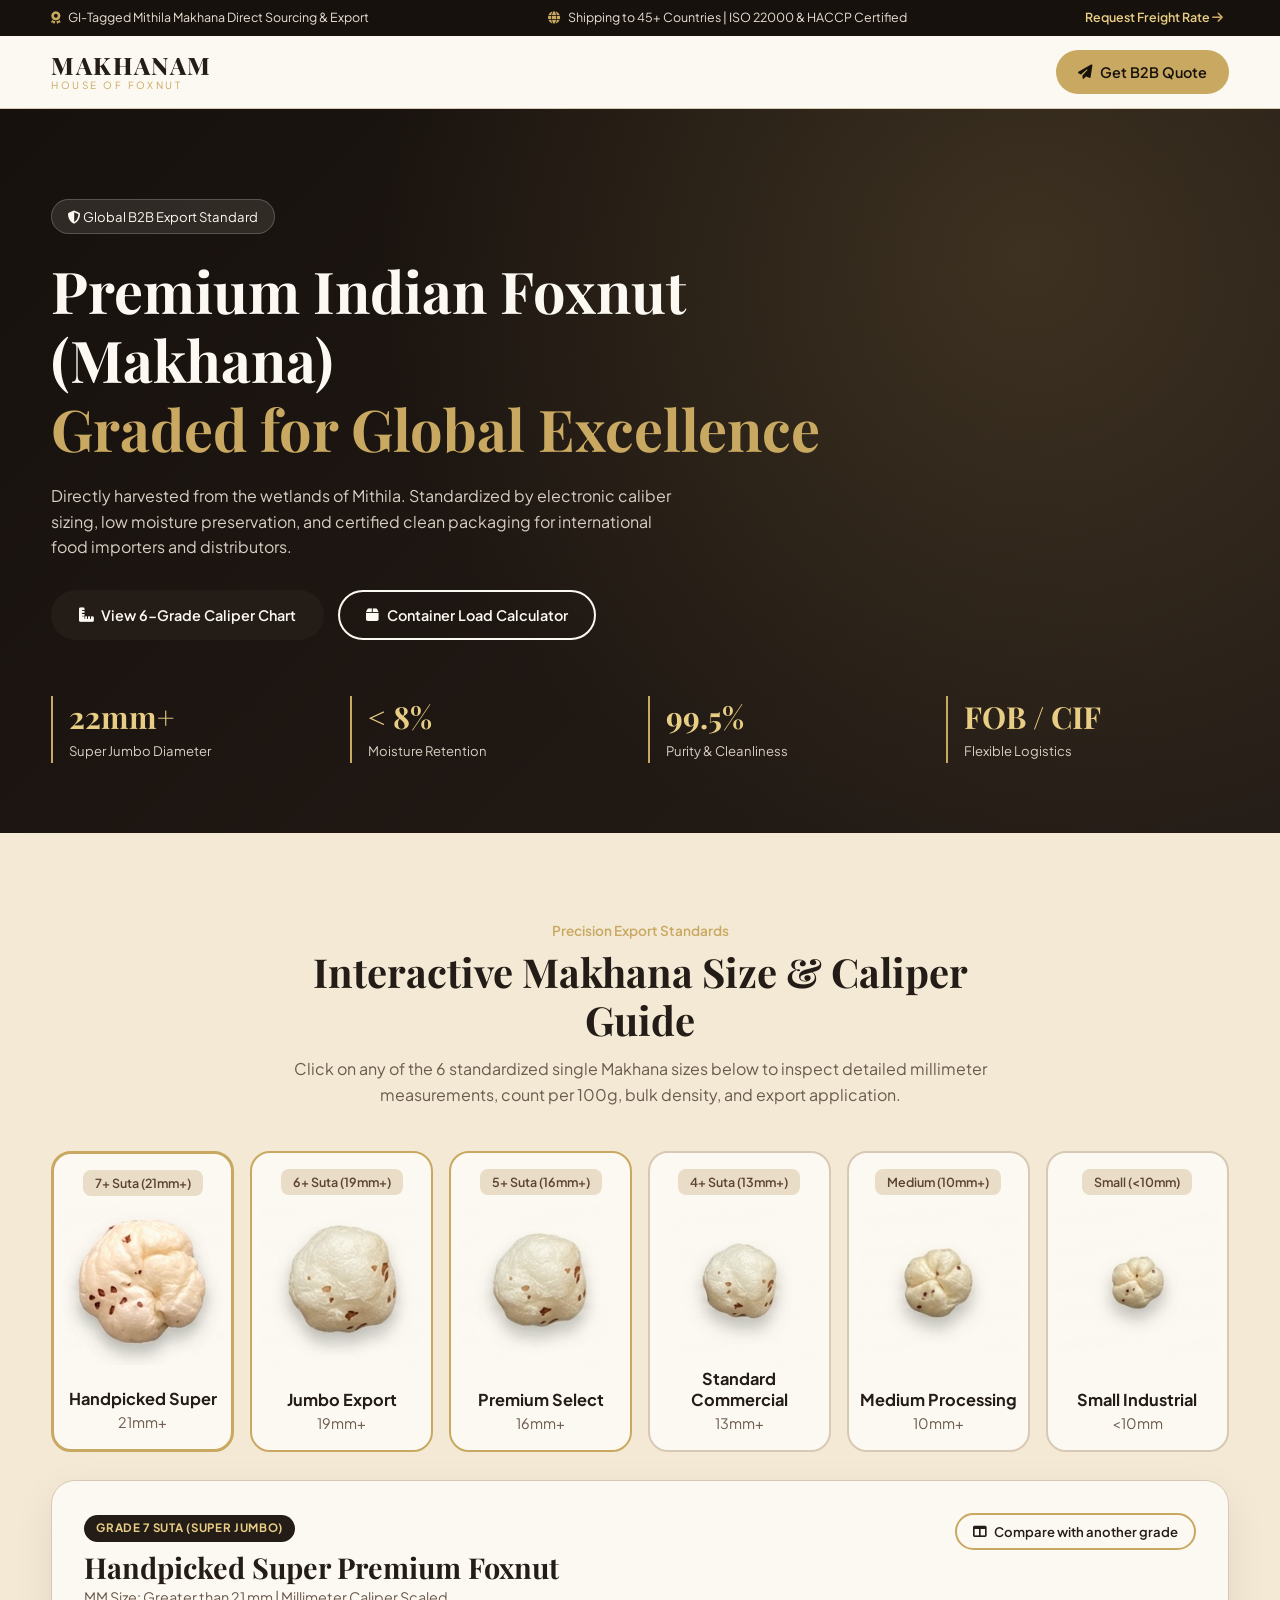
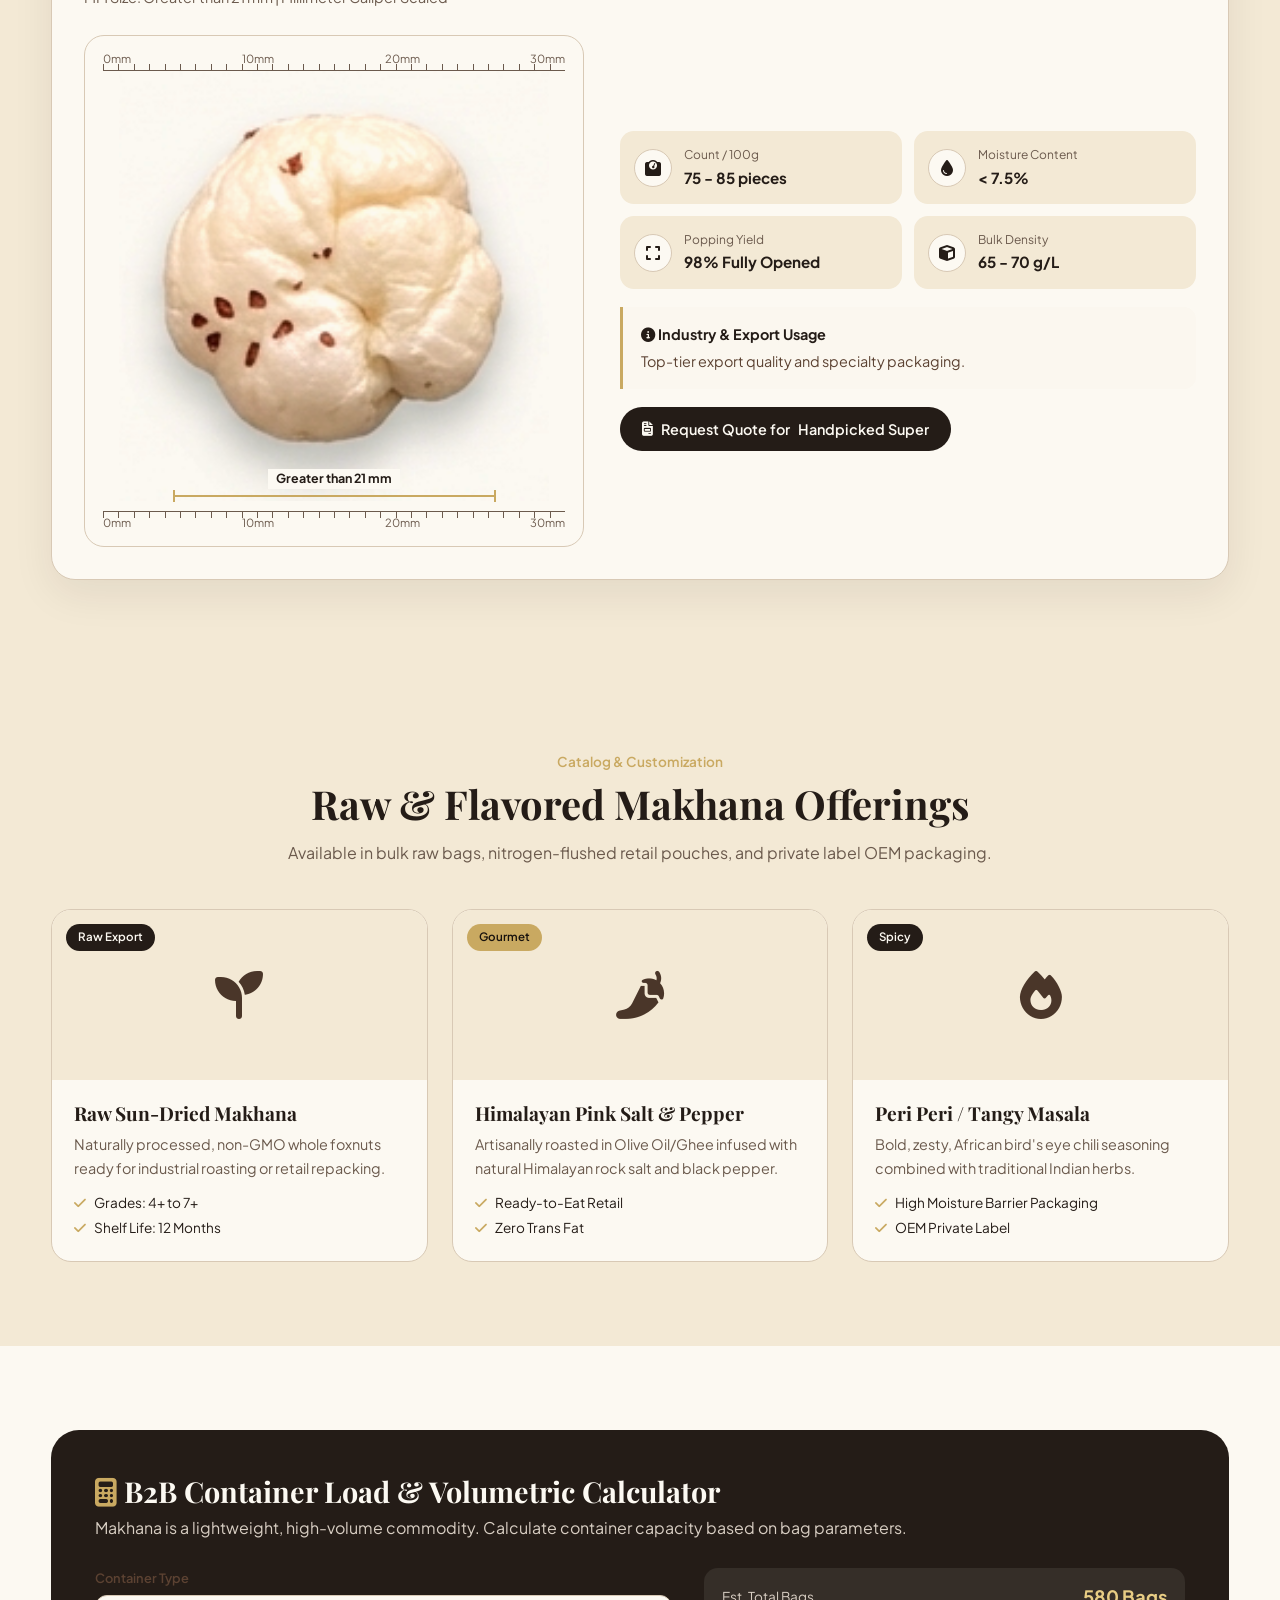
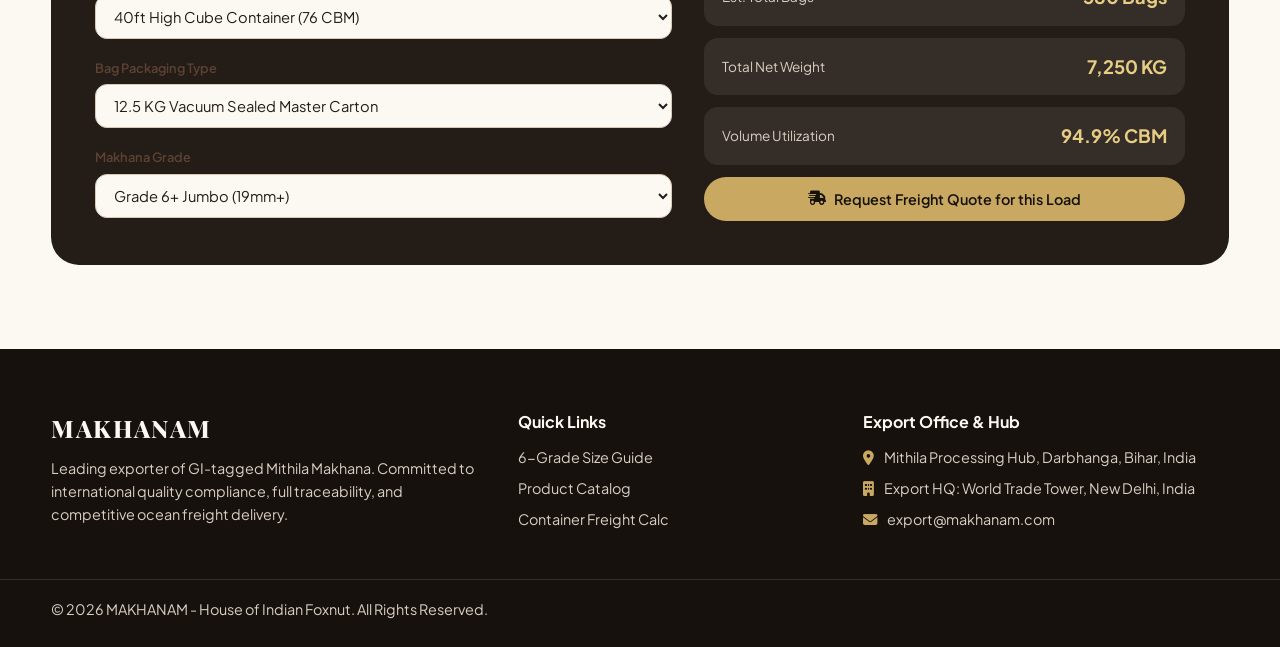
<file: makhanam/files (1)/makhanam-assets/makhanam/SizeCaliperGuide.html>
<!DOCTYPE html>
<html lang="en">
<head>
    <meta charset="UTF-8">
    <meta name="viewport" content="width=device-width, initial-scale=1.0">
    <title>MAKHANAM | Luxury B2B Indian Foxnut & Makhana Exporters</title>
    <!-- Google Fonts -->
    <link rel="preconnect" href="https://fonts.googleapis.com">
    <link rel="preconnect" href="https://fonts.gstatic.com" crossorigin>
    <link href="https://fonts.googleapis.com/css2?family=Playfair+Display:ital,wght@0,400..900;1,400..900&family=Plus+Jakarta+Sans:wght@300;400;500;600;700&display=swap" rel="stylesheet">
    <!-- FontAwesome Icons -->
    <link rel="stylesheet" href="https://cdnjs.cloudflare.com/ajax/libs/font-awesome/6.4.0/css/all.min.css">
    <!-- External CSS -->
    <link rel="stylesheet" href="style.css">
</head>
<body>

    <!-- Top Announcement Bar -->
    <div class="top-bar">
        <div class="container top-bar-content">
            <span><i class="fa-solid fa-award"></i> GI-Tagged Mithila Makhana Direct Sourcing & Export</span>
            <span><i class="fa-solid fa-globe"></i> Shipping to 45+ Countries | ISO 22000 & HACCP Certified</span>
            <a href="#contact" class="top-link">Request Freight Rate <i class="fa-solid fa-arrow-right"></i></a>
        </div>
    </div>

    <!-- Navigation Header -->
    <header class="navbar" id="navbar">
        <div class="container nav-container">
            <a href="#" class="brand-logo">
                <span class="logo-title">MAKHANAM</span>
                <span class="logo-sub">HOUSE OF FOXNUT</span>
            </a>

            <nav class="hidden lg:flex items-center space-x-7 text-xs uppercase tracking-[0.16em] font-medium text-brand-cream/90">
                <a href="about.html" class="hover:text-brand-gold transition-colors">About Us</a>
                <a href="#partner" class="hover:text-brand-gold transition-colors">Why Partner</a>
                <a href="SizeCaliperGuide.html" class="hover:text-brand-gold transition-colors">Grading</a>
                <a href="contact.html" class="hover:text-brand-gold transition-colors">Contact</a>
            </nav>

            <div class="nav-actions">
                <button class="btn btn-gold" onclick="openRFQModal()">
                    <i class="fa-solid fa-paper-plane"></i> Get B2B Quote
                </button>
                <button class="mobile-toggle" id="mobile-toggle" aria-label="Toggle Navigation">
                    <i class="fa-solid fa-bars"></i>
                </button>
            </div>
        </div>
    </header>

    <!-- Hero Section -->
    <section class="hero">
        <div class="hero-bg-overlay"></div>
        <div class="container hero-content">
            <div class="hero-badge">
                <i class="fa-solid fa-shield-halved"></i> Global B2B Export Standard
            </div>
            <h1 class="hero-title">Premium Indian Foxnut (Makhana) <br><span class="text-gold">Graded for Global Excellence</span></h1>
            <p class="hero-description">
                Directly harvested from the wetlands of Mithila. Standardized by electronic caliber sizing, low moisture preservation, and certified clean packaging for international food importers and distributors.
            </p>
            <div class="hero-buttons">
                <a href="#grading-guide" class="btn btn-primary btn-lg">
                    <i class="fa-solid fa-ruler-combined"></i> View 6-Grade Caliper Chart
                </a>
                <a href="#calculator" class="btn btn-outline btn-lg">
                    <i class="fa-solid fa-box"></i> Container Load Calculator
                </a>
            </div>

            <!-- Stats Bar -->
            <div class="stats-grid">
                <div class="stat-card">
                    <span class="stat-number">22mm+</span>
                    <span class="stat-label">Super Jumbo Diameter</span>
                </div>
                <div class="stat-card">
                    <span class="stat-number">&lt; 8%</span>
                    <span class="stat-label">Moisture Retention</span>
                </div>
                <div class="stat-card">
                    <span class="stat-number">99.5%</span>
                    <span class="stat-label">Purity & Cleanliness</span>
                </div>
                <div class="stat-card">
                    <span class="stat-number">FOB / CIF</span>
                    <span class="stat-label">Flexible Logistics</span>
                </div>
            </div>
        </div>
    </section>

    <!-- MAIN FEATURE: 6 Single Makhana Size & Grading Guide -->
    <section class="section grading-section" id="grading-guide">
        <div class="container">
            <div class="section-header">
                <span class="section-subtitle">Precision Export Standards</span>
                <h2 class="section-title">Interactive Makhana Size & Caliper Guide</h2>
                <p class="section-desc">
                    Click on any of the 6 standardized single Makhana sizes below to inspect detailed millimeter measurements, count per 100g, bulk density, and export application.
                </p>
            </div>

            <!-- 6 Makhana Interactive Grid -->
            <div class="makhana-grid" id="makhana-grid">
                <!-- Dynamically generated via JS or structured HTML below -->
            </div>

            <!-- Active Selected Grade Detail & Spec Dashboard -->
            <div class="grade-detail-card" id="grade-detail-card">
                <div class="detail-header">
                    <div class="detail-title-group">
                        <span class="badge-grade" id="detail-grade-tag">GRADE 7+ SUPER JUMBO</span>
                        <h3 id="detail-name">Handpicked Super Premium Foxnut</h3>
                        <p id="detail-subtitle">MM Size: 22mm - 25mm | Millimeter Caliper Scaled</p>
                    </div>
                    <div class="detail-actions">
                        <button class="btn btn-sm btn-outline-gold" id="compare-btn" onclick="toggleCompareMode()">
                            <i class="fa-solid fa-columns"></i> Compare with another grade
                        </button>
                    </div>
                </div>

                <div class="detail-body">
                    <div class="detail-visual">
                        <div class="visual-wrapper">
                            <div class="caliper-ruler top-ruler">
                                <span class="ruler-mark">0mm</span>
                                <span class="ruler-mark">10mm</span>
                                <span class="ruler-mark">20mm</span>
                                <span class="ruler-mark">30mm</span>
                            </div>
                            <div class="makhana-preview-render" id="detail-render">
                                <div class="makhana-sphere" id="detail-sphere"></div>
                                <div class="diameter-line">
                                    <span class="line-label" id="detail-diameter-label">22mm - 25mm</span>
                                </div>
                            </div>
                            <div class="caliper-ruler bottom-ruler">
                                <span class="ruler-mark">0mm</span>
                                <span class="ruler-mark">10mm</span>
                                <span class="ruler-mark">20mm</span>
                                <span class="ruler-mark">30mm</span>
                            </div>
                        </div>
                    </div>

                    <div class="detail-specs">
                        <div class="spec-grid">
                            <div class="spec-box">
                                <span class="spec-icon"><i class="fa-solid fa-weight-scale"></i></span>
                                <div>
                                    <span class="spec-label">Count / 100g</span>
                                    <strong class="spec-value" id="detail-count">75 - 85 pieces</strong>
                                </div>
                            </div>
                            <div class="spec-box">
                                <span class="spec-icon"><i class="fa-solid fa-droplet"></i></span>
                                <div>
                                    <span class="spec-label">Moisture Content</span>
                                    <strong class="spec-value" id="detail-moisture">&lt; 7.5%</strong>
                                </div>
                            </div>
                            <div class="spec-box">
                                <span class="spec-icon"><i class="fa-solid fa-expand"></i></span>
                                <div>
                                    <span class="spec-label">Popping Yield</span>
                                    <strong class="spec-value" id="detail-yield">98% Fully Opened</strong>
                                </div>
                            </div>
                            <div class="spec-box">
                                <span class="spec-icon"><i class="fa-solid fa-cube"></i></span>
                                <div>
                                    <span class="spec-label">Bulk Density</span>
                                    <strong class="spec-value" id="detail-density">65 - 70 g/L</strong>
                                </div>
                            </div>
                        </div>

                        <div class="spec-description-box">
                            <h4><i class="fa-solid fa-circle-info"></i> Industry & Export Usage</h4>
                            <p id="detail-usage">
                                Ultra-luxury retail packaging, high-end gourmet roasting, gift hampers, and premium international retail snack brands demanding uniform size and high visual impact.
                            </p>
                        </div>

                        <div class="spec-footer-actions">
                            <button class="btn btn-primary" onclick="openRFQForGrade()">
                                <i class="fa-solid fa-file-invoice"></i> Request Quote for <span id="rfq-grade-name">Grade 7+</span>
                            </button>
                        </div>
                    </div>
                </div>
            </div>

            <!-- Comparison Drawer (Hidden by default) -->
            <div class="comparison-drawer hidden" id="comparison-drawer">
                <div class="comparison-header">
                    <h3><i class="fa-solid fa-code-compare"></i> Side-by-Side Grade Comparison</h3>
                    <button class="close-btn" onclick="toggleCompareMode()"><i class="fa-solid fa-xmark"></i></button>
                </div>
                <div class="comparison-selectors">
                    <div class="select-group">
                        <label>Select Grade A:</label>
                        <select id="compare-select-1" onchange="updateComparison()"></select>
                    </div>
                    <div class="select-group">
                        <label>Select Grade B:</label>
                        <select id="compare-select-2" onchange="updateComparison()"></select>
                    </div>
                </div>
                <div class="comparison-grid" id="comparison-grid">
                    <!-- Rendered by JS -->
                </div>
            </div>
        </div>
    </section>

    <!-- Product Range & Flavors -->
    <section class="section bg-light" id="products">
        <div class="container">
            <div class="section-header">
                <span class="section-subtitle">Catalog & Customization</span>
                <h2 class="section-title">Raw & Flavored Makhana Offerings</h2>
                <p class="section-desc">Available in bulk raw bags, nitrogen-flushed retail pouches, and private label OEM packaging.</p>
            </div>

            <div class="products-grid">
                <div class="product-card">
                    <div class="product-badge">Raw Export</div>
                    <div class="product-img-box">
                        <i class="fa-solid fa-seedling product-placeholder-icon"></i>
                    </div>
                    <div class="product-info">
                        <h3>Raw Sun-Dried Makhana</h3>
                        <p>Naturally processed, non-GMO whole foxnuts ready for industrial roasting or retail repacking.</p>
                        <ul class="product-features">
                            <li><i class="fa-solid fa-check"></i> Grades: 4+ to 7+</li>
                            <li><i class="fa-solid fa-check"></i> Shelf Life: 12 Months</li>
                        </ul>
                    </div>
                </div>

                <div class="product-card">
                    <div class="product-badge gold">Gourmet</div>
                    <div class="product-img-box">
                        <i class="fa-solid fa-pepper-hot product-placeholder-icon"></i>
                    </div>
                    <div class="product-info">
                        <h3>Himalayan Pink Salt & Pepper</h3>
                        <p>Artisanally roasted in Olive Oil/Ghee infused with natural Himalayan rock salt and black pepper.</p>
                        <ul class="product-features">
                            <li><i class="fa-solid fa-check"></i> Ready-to-Eat Retail</li>
                            <li><i class="fa-solid fa-check"></i> Zero Trans Fat</li>
                        </ul>
                    </div>
                </div>

                <div class="product-card">
                    <div class="product-badge">Spicy</div>
                    <div class="product-img-box">
                        <i class="fa-solid fa-fire product-placeholder-icon"></i>
                    </div>
                    <div class="product-info">
                        <h3>Peri Peri / Tangy Masala</h3>
                        <p>Bold, zesty, African bird's eye chili seasoning combined with traditional Indian herbs.</p>
                        <ul class="product-features">
                            <li><i class="fa-solid fa-check"></i> High Moisture Barrier Packaging</li>
                            <li><i class="fa-solid fa-check"></i> OEM Private Label</li>
                        </ul>
                    </div>
                </div>
            </div>
        </div>
    </section>

    <!-- Container Freight Calculator -->
    <section class="section" id="calculator">
        <div class="container">
            <div class="calculator-card">
                <div class="calc-header">
                    <h2><i class="fa-solid fa-calculator"></i> B2B Container Load & Volumetric Calculator</h2>
                    <p>Makhana is a lightweight, high-volume commodity. Calculate container capacity based on bag parameters.</p>
                </div>

                <div class="calc-grid">
                    <div class="calc-inputs">
                        <div class="input-group">
                            <label>Container Type</label>
                            <select id="calc-container-type" onchange="calculateFreight()">
                                <option value="20ft">20ft High Cube Container (33 CBM)</option>
                                <option value="40ft" selected>40ft High Cube Container (76 CBM)</option>
                            </select>
                        </div>

                        <div class="input-group">
                            <label>Bag Packaging Type</label>
                            <select id="calc-bag-size" onchange="calculateFreight()">
                                <option value="10kg">10 KG Standard Gunny / PP Bag</option>
                                <option value="12.5kg" selected>12.5 KG Vacuum Sealed Master Carton</option>
                                <option value="8kg">8 KG Nitrogen Flushed Foil Bag</option>
                            </select>
                        </div>

                        <div class="input-group">
                            <label>Makhana Grade</label>
                            <select id="calc-grade" onchange="calculateFreight()">
                                <option value="7">Grade 7+ Super Jumbo (22mm+)</option>
                                <option value="6" selected>Grade 6+ Jumbo (19mm+)</option>
                                <option value="5">Grade 5+ Premium (16mm+)</option>
                            </select>
                        </div>
                    </div>

                    <div class="calc-results">
                        <div class="res-box">
                            <span class="res-label">Est. Total Bags</span>
                            <span class="res-value" id="res-bags">580 Bags</span>
                        </div>
                        <div class="res-box">
                            <span class="res-label">Total Net Weight</span>
                            <span class="res-value" id="res-weight">7,250 KG</span>
                        </div>
                        <div class="res-box">
                            <span class="res-label">Volume Utilization</span>
                            <span class="res-value" id="res-volume">94.5% CBM</span>
                        </div>
                        <button class="btn btn-gold btn-block" onclick="openRFQWithFreight()">
                            <i class="fa-solid fa-truck-fast"></i> Request Freight Quote for this Load
                        </button>
                    </div>
                </div>
            </div>
        </div>
    </section>

    <!-- RFQ Modal Container -->
    <div class="modal-backdrop hidden" id="rfq-modal">
        <div class="modal-box">
            <div class="modal-header">
                <h3>Request Export Quote / RFQ</h3>
                <button class="close-btn" onclick="closeRFQModal()"><i class="fa-solid fa-xmark"></i></button>
            </div>
            <form id="rfq-form" onsubmit="handleRFQSubmit(event)">
                <div class="form-group">
                    <label>Company Name *</label>
                    <input type="text" required placeholder="e.g. Global Foods LLC">
                </div>
                <div class="form-row">
                    <div class="form-group">
                        <label>Contact Person *</label>
                        <input type="text" required placeholder="John Doe">
                    </div>
                    <div class="form-group">
                        <label>Business Email *</label>
                        <input type="email" required placeholder="john@globalfoods.com">
                    </div>
                </div>
                <div class="form-row">
                    <div class="form-group">
                        <label>Destination Port *</label>
                        <input type="text" id="rfq-port" required placeholder="e.g. Port of Rotterdam / Dubai Jebel Ali">
                    </div>
                    <div class="form-group">
                        <label>Preferred Grade</label>
                        <select id="rfq-grade-select">
                            <option value="all">All Grades Sample Pack</option>
                            <option value="7">Grade 7+ Super Jumbo (22mm+)</option>
                            <option value="6">Grade 6+ Jumbo (19mm+)</option>
                            <option value="5">Grade 5+ Premium (16mm+)</option>
                        </select>
                    </div>
                </div>
                <div class="form-group">
                    <label>Inquiry Details / Volume Required (MT)</label>
                    <textarea rows="3" placeholder="Specify required quantity in Metric Tons, target Incoterm (FOB/CIF), or packaging preference..."></textarea>
                </div>
                <button type="submit" class="btn btn-primary btn-block">Submit RFQ</button>
            </form>
        </div>
    </div>

    <!-- Footer -->
    <footer class="footer" id="contact">
        <div class="container footer-content">
            <div class="footer-brand">
                <span class="logo-title">MAKHANAM</span>
                <p>Leading exporter of GI-tagged Mithila Makhana. Committed to international quality compliance, full traceability, and competitive ocean freight delivery.</p>
            </div>
            <div class="footer-links">
                <h4>Quick Links</h4>
                <ul>
                    <li><a href="#grading-guide">6-Grade Size Guide</a></li>
                    <li><a href="#products">Product Catalog</a></li>
                    <li><a href="#calculator">Container Freight Calc</a></li>
                </ul>
            </div>
            <div class="footer-contact">
                <h4>Export Office & Hub</h4>
                <p><i class="fa-solid fa-location-dot"></i> Mithila Processing Hub, Darbhanga, Bihar, India</p>
                <p><i class="fa-solid fa-building"></i> Export HQ: World Trade Tower, New Delhi, India</p>
                <p><i class="fa-solid fa-envelope"></i> export@makhanam.com</p>
            </div>
        </div>
        <div class="footer-bottom">
            <div class="container">
                <p>&copy; 2026 MAKHANAM - House of Indian Foxnut. All Rights Reserved.</p>
            </div>
        </div>
    </footer>

    <!-- External JavaScript -->
    <script src="script.js"></script>
</body>
</html>
</file>
<file: makhanam/files (1)/makhanam-assets/makhanam/style.css>
/* =========================================================
   MAKhanam / PREMIUM EARTHY THEME
   FULL INTEGRATED CSS
   ========================================================= */

/* =========================================================
   ROOT COLOR TOKENS
   ========================================================= */

:root {
    /* ---- Dark Foundation ---- */
    --green: #241C17;
    --green2: #4A3629;

    /* ---- Gold ---- */
    --gold: #C9A961;
    --gold-l: #E8CD84;

    /* ---- Light Surfaces ---- */
    --cream: #F3E9D5;
    --teal: #FCF9F2;

    /* ---- UI ---- */
    --pill: #E9DDC7;
    --ink: #241C17;
    --mute: #6B5A4D;
    --line: #D8C9B5;

    /* ---- Brand Tokens ---- */
    --brand-charcoal: #17110D;
    --brand-dark: #241C17;
    --brand-cocoa: #4A3629;
    --brand-earth: #5C4232;
    --brand-terracotta: #C37A58;

    /* ---- Gold Trio ---- */
    --brand-gold-deep: #000000;
    --brand-gold: #C9A961;
    --brand-gold-bright: #E8CD84;

    /* ---- Light Brand Surfaces ---- */
    --brand-cream: #F3E9D5;
    --brand-ivory: #FCF9F2;

    /* ---- Shared ---- */
    --r: 20px;
}


/* =========================================================
   RESET
   ========================================================= */

* {
    box-sizing: border-box;
    margin: 0;
    padding: 0;
}


/* =========================================================
   HTML / BODY
   ========================================================= */

html {
    scroll-behavior: smooth;
    scroll-padding-top: 80px;
}

body {
    font-family: 'Plus Jakarta Sans', sans-serif;
    color: var(--ink);
    background: var(--brand-ivory);
    line-height: 1.6;
}

a {
    color: inherit;
    text-decoration: none;
}

ul {
    list-style: none;
}


/* =========================================================
   TYPOGRAPHY
   ========================================================= */

h1,
h2,
h3 {
    font-family: 'Playfair Display', serif;
    line-height: 1.2;
}

.text-gold {
    color: var(--gold);
}

.text-gold-gradient {
    background: linear-gradient(
        135deg,
        #FCF9F2 0%,
        #C9A961 45%,
        #E8CD84 100%
    );

    -webkit-background-clip: text;
    -webkit-text-fill-color: transparent;
    background-clip: text;
}


/* =========================================================
   CONTAINER / UTILITIES
   ========================================================= */

.container {
    width: min(1200px, 92%);
    margin: 0 auto;
}

.hidden {
    display: none !important;
}


/* =========================================================
   CUSTOM SCROLLBAR
   ========================================================= */

::-webkit-scrollbar {
    width: 8px;
}

::-webkit-scrollbar-track {
    background: var(--brand-charcoal);
}

::-webkit-scrollbar-thumb {
    background: var(--brand-gold);
    border-radius: 4px;
}

::-webkit-scrollbar-thumb:hover {
    background: var(--brand-terracotta);
}


/* =========================================================
   TOP BAR + NAVIGATION
   ========================================================= */

.top-bar {
    background: var(--brand-charcoal);
    color: #E8DED2;
    font-size: .78rem;
    padding: 8px 0;
}

.top-bar-content {
    display: flex;
    justify-content: space-between;
    gap: 16px;
    flex-wrap: wrap;
}

.top-bar i {
    color: var(--brand-gold);
    margin-right: 6px;
}

.top-link {
    color: var(--brand-gold-bright);
    font-weight: 600;
}

.navbar {
    position: sticky;
    top: 0;
    z-index: 50;
    background: var(--brand-ivory);
    border-bottom: 1px solid var(--line);
    transition: box-shadow .2s;
}

.navbar.scrolled {
    box-shadow: 0 4px 20px rgba(23, 17, 13, .10);
}

.nav-container {
    display: flex;
    align-items: center;
    justify-content: space-between;
    height: 72px;
    gap: 20px;
}

.brand-logo {
    display: flex;
    flex-direction: column;
    line-height: 1;
}

.logo-title {
    font-family: 'Playfair Display', serif;
    font-weight: 800;
    font-size: 1.5rem;
    letter-spacing: .06em;
    color: var(--brand-dark);
}

.logo-sub {
    font-size: .62rem;
    letter-spacing: .25em;
    color: var(--brand-gold);
    margin-top: 4px;
}

.nav-menu {
    display: flex;
    gap: 28px;
}

.nav-link {
    font-size: .9rem;
    font-weight: 500;
    color: var(--mute);
    padding: 4px 0;
    border-bottom: 2px solid transparent;
}

.nav-link:hover,
.nav-link.active {
    color: var(--brand-dark);
    border-color: var(--brand-gold);
}

.nav-actions {
    display: flex;
    gap: 10px;
    align-items: center;
}

.mobile-toggle {
    display: none;
    background: none;
    border: 0;
    font-size: 1.4rem;
    color: var(--brand-dark);
    cursor: pointer;
}


/* =========================================================
   GLASSMORPHISM
   ========================================================= */

.glass-dark {
    background: rgba(36, 28, 23, .82);
    backdrop-filter: blur(18px) saturate(140%);
    -webkit-backdrop-filter: blur(18px) saturate(140%);
    border: 1px solid rgba(201, 169, 97, .22);
}

.glass-light {
    background: rgba(252, 249, 242, .88);
    backdrop-filter: blur(18px) saturate(130%);
    -webkit-backdrop-filter: blur(18px) saturate(130%);
    border: 1px solid rgba(92, 66, 50, .14);
}


/* =========================================================
   BUTTONS
   ========================================================= */

.btn {
    display: inline-flex;
    align-items: center;
    justify-content: center;
    gap: 8px;

    font: 600 .9rem 'Plus Jakarta Sans', sans-serif;

    padding: 11px 20px;
    border-radius: 999px;

    border: 2px solid transparent;
    cursor: pointer;

    transition:
        transform .2s ease,
        background .2s ease,
        color .2s ease,
        border-color .2s ease,
        box-shadow .2s ease;
}

.btn-primary {
    background: var(--brand-dark);
    color: var(--brand-ivory);
}

.btn-primary:hover {
    background: var(--brand-cocoa);
}

.btn-gold {
    background: var(--brand-gold);
    color: var(--brand-charcoal);
}

.btn-gold:hover {
    background: var(--brand-gold-bright);
}

.btn-outline {
    border-color: var(--brand-ivory);
    color: var(--brand-ivory);
}

.btn-outline:hover {
    background: var(--brand-ivory);
    color: var(--brand-dark);
}

.btn-outline-gold {
    border-color: var(--brand-gold);
    color: var(--brand-dark);
    background: transparent;
}

.btn-outline-gold:hover {
    background: var(--brand-gold);
    color: var(--brand-charcoal);
}

.btn-lg {
    padding: 14px 26px;
}

.btn-sm {
    padding: 8px 16px;
    font-size: .82rem;
}

.btn-block {
    width: 100%;
}

.btn:focus-visible,
.grade-card:focus-visible,
select:focus-visible {
    outline: 3px solid var(--brand-gold);
    outline-offset: 2px;
}


/* =========================================================
   GOLD SHIMMER BUTTON
   ========================================================= */

@keyframes shimmer {
    0% {
        background-position: -200% 0;
    }

    100% {
        background-position: 200% 0;
    }
}

.btn-shimmer {
    background-image: linear-gradient(
        110deg,
        #C9A961 0%,
        #C9A961 40%,
        #E8CD84 50%,
        #C9A961 60%,
        #C9A961 100%
    );

    background-size: 200% 100%;

    transition:
        transform .25s ease,
        box-shadow .25s ease;
}

.btn-shimmer:hover {
    animation: shimmer 1.6s linear infinite;

    box-shadow:
        0 12px 34px -12px
        rgba(201, 169, 97, .75);
}


/* =========================================================
   HERO
   ========================================================= */

.hero {
    position: relative;

    background:
        linear-gradient(
            135deg,
            var(--brand-charcoal),
            var(--brand-dark)
        );

    color: var(--brand-ivory);

    padding: 90px 0 70px;
    overflow: hidden;
}

.hero-bg-overlay {
    position: absolute;
    inset: 0;

    background:
        radial-gradient(
            circle at 80% 20%,
            rgba(201, 169, 97, .18),
            transparent 55%
        );
}

.hero-overlay {
    background:
        linear-gradient(
            to top,
            rgba(23, 17, 13, .98) 0%,
            rgba(23, 17, 13, .78) 22%,
            rgba(23, 17, 13, .42) 50%,
            rgba(23, 17, 13, .18) 72%,
            rgba(23, 17, 13, .42) 100%
        );

    animation: heroFadeIn 1.6s ease-out forwards;
}

.hero-vignette {
    background:
        radial-gradient(
            ellipse at center,
            transparent 0%,
            transparent 38%,
            rgba(23, 17, 13, .45) 100%
        );

    animation: heroFadeIn 2.2s ease-out forwards;
}

.hero-video {
    animation: heroZoom 18s ease-out forwards;
}

.hero-content {
    position: relative;
}

.hero-badge {
    display: inline-block;

    background: rgba(252, 249, 242, .10);
    border: 1px solid rgba(252, 249, 242, .20);

    padding: 6px 16px;
    border-radius: 999px;

    font-size: .82rem;
    margin-bottom: 22px;
}

.hero-title {
    font-size: clamp(2rem, 5vw, 3.6rem);
    max-width: 820px;
}

.hero-description {
    max-width: 640px;
    margin: 20px 0 30px;
    color: #D8CEC3;
}

.hero-buttons {
    display: flex;
    gap: 14px;
    flex-wrap: wrap;
}


/* =========================================================
   HERO ANIMATIONS
   ========================================================= */

@keyframes heroFadeIn {
    from {
        opacity: 0;
    }

    to {
        opacity: 1;
    }
}

@keyframes heroZoom {
    from {
        transform: scale(1.12);
    }

    to {
        transform: scale(1.02);
    }
}


/* =========================================================
   STATS
   ========================================================= */

.stats-grid {
    display: grid;
    grid-template-columns: repeat(4, 1fr);
    gap: 16px;
    margin-top: 56px;
}

.stat-card {
    border-left: 2px solid var(--brand-gold);
    padding-left: 16px;
}

.stat-number {
    display: block;

    font:
        700 1.9rem
        'Playfair Display',
        serif;

    color: var(--brand-gold-bright);
}

.stat-label {
    font-size: .82rem;
    color: #D8CEC3;
}


/* =========================================================
   SECTIONS
   ========================================================= */

.section {
    padding: 84px 0;
}

.bg-light {
    background: var(--brand-cream);
}

.section-header {
    max-width: 720px;
    margin: 0 auto 44px;
    text-align: center;
}

.section-subtitle {
    font-size: .85rem;
    font-weight: 600;
    color: var(--brand-gold);
}

.section-title {
    font-size: clamp(1.7rem, 3.4vw, 2.5rem);
    margin: 6px 0 12px;
    color: var(--brand-dark);
}

.section-desc {
    color: var(--mute);
}

.grading-section {
    background: var(--brand-cream);
}


/* =========================================================
   GRADE CARDS
   ========================================================= */

.makhana-grid {
    display: grid;
    grid-template-columns: repeat(6, 1fr);
    gap: 16px;
    margin-bottom: 28px;
}

.grade-card {
    display: flex;
    flex-direction: column;
    align-items: center;
    text-align: center;

    background: var(--brand-ivory);

    border: 2px solid var(--line);
    border-radius: var(--r);

    padding: 16px 8px 18px;

    cursor: pointer;
    font-family: inherit;
    color: var(--ink);

    transition:
        transform .2s ease,
        box-shadow .2s ease,
        border-color .2s ease,
        background .2s ease;

    min-height: 280px;
}

.grade-card.gold {
    border-color: var(--brand-gold);
}

.grade-card:hover {
    transform: translateY(-3px);

    box-shadow:
        0 10px 24px
        rgba(23, 17, 13, .10);
}

.grade-card.active {
    background: var(--brand-ivory);
    border: 3px solid var(--brand-gold);
}

.grade-pill {
    background: var(--pill);

    border-radius: 8px;

    padding: 5px 12px;

    font-size: .78rem;
    font-weight: 600;

    white-space: nowrap;

    color: var(--brand-earth);
}

.grade-img {
    display: block;
    width: 100%;
    aspect-ratio: 1;
    margin: 6px 0 2px;
}

.grade-img img {
    width: 100%;
    height: 100%;
    object-fit: contain;
    mix-blend-mode: multiply;
}

.grade-name {
    font-weight: 700;
    font-size: 1.02rem;
    line-height: 1.25;
    margin-top: auto;
}

.grade-size {
    color: var(--mute);
    font-size: .9rem;
    margin-top: 4px;
}


/* =========================================================
   DETAIL CARD
   ========================================================= */

.grade-detail-card {
    background: var(--brand-ivory);

    border: 1px solid var(--line);
    border-radius: 24px;

    padding: 32px;

    box-shadow:
        0 14px 40px
        rgba(36, 28, 23, .08);
}

.detail-header {
    display: flex;
    justify-content: space-between;
    align-items: flex-start;

    gap: 16px;
    flex-wrap: wrap;

    margin-bottom: 26px;
}

.badge-grade {
    display: inline-block;

    background: var(--brand-dark);
    color: var(--brand-gold-bright);

    font-size: .72rem;
    font-weight: 700;

    letter-spacing: .06em;

    padding: 4px 12px;
    border-radius: 999px;
}

.detail-title-group h3 {
    font-size: 1.8rem;
    margin: 8px 0 2px;
    color: var(--brand-dark);
}

.detail-title-group p {
    color: var(--mute);
    font-size: .9rem;
}

.detail-body {
    display: grid;

    grid-template-columns:
        minmax(0, 1fr)
        minmax(0, 1.15fr);

    gap: 36px;
    align-items: center;
}


/* =========================================================
   VISUAL / DIMENSION SECTION
   ========================================================= */

.visual-wrapper {
    background: var(--brand-ivory);

    border: 1px solid var(--line);
    border-radius: var(--r);

    padding: 14px 18px;
}

.caliper-ruler {
    display: flex;
    justify-content: space-between;

    font-size: .7rem;
    color: var(--mute);

    border-bottom: 1px solid var(--mute);

    padding-bottom: 2px;

    background:
        repeating-linear-gradient(
            90deg,
            var(--mute) 0 1px,
            transparent 1px 3.333%
        )
        bottom / 100% 6px no-repeat;
}

.bottom-ruler {
    border: 0;

    border-top:
        1px solid var(--mute);

    padding: 2px 0 0;

    background:
        repeating-linear-gradient(
            90deg,
            var(--mute) 0 1px,
            transparent 1px 3.333%
        )
        top / 100% 6px no-repeat;
}

.makhana-preview-render {
    position: relative;
    aspect-ratio: 1.05;
    overflow: hidden;
}

.makhana-sphere {
    position: absolute;

    left: 3.5%;
    width: 93%;
    top: 0;

    aspect-ratio: 1;

    background:
        center / contain no-repeat;

    mix-blend-mode: multiply;

    transition:
        background-image .2s;
}

.diameter-line {
    position: absolute;

    bottom: 14px;
    left: 0;
    right: 0;

    margin: auto;

    height: 0;

    border-top:
        2px solid var(--brand-gold);

    transition:
        width .3s;
}

.diameter-line::before,
.diameter-line::after {
    content: '';

    position: absolute;

    top: -7px;

    width: 2px;
    height: 12px;

    background: var(--brand-gold);
}

.diameter-line::before {
    left: 0;
}

.diameter-line::after {
    right: 0;
}

.line-label {
    position: absolute;

    bottom: 8px;
    left: 50%;

    transform: translateX(-50%);

    background: var(--brand-ivory);

    padding: 0 8px;

    font-size: .78rem;
    font-weight: 700;

    color: var(--brand-dark);

    white-space: nowrap;
}


/* =========================================================
   SPECIFICATIONS
   ========================================================= */

.spec-grid {
    display: grid;
    grid-template-columns: 1fr 1fr;
    gap: 12px;
}

.spec-box {
    display: flex;
    gap: 12px;
    align-items: center;

    background: var(--brand-cream);

    border-radius: 14px;
    padding: 14px;
}

.spec-icon {
    width: 38px;
    height: 38px;

    flex: none;

    display: grid;
    place-items: center;

    border-radius: 50%;

    background: var(--brand-ivory);
    color: var(--brand-dark);

    border: 1px solid var(--line);
}

.spec-label {
    display: block;
    font-size: .75rem;
    color: var(--mute);
}

.spec-value {
    font-size: .95rem;
}

.spec-description-box {
    margin: 18px 0;

    padding: 16px 18px;

    border-left:
        3px solid var(--brand-gold);

    background: #FBF7EF;

    border-radius:
        0 12px 12px 0;
}

.spec-description-box h4 {
    font-size: .9rem;
    margin-bottom: 4px;
    color: var(--brand-dark);
}

.spec-description-box p {
    font-size: .9rem;
    color: var(--brand-earth);
}


/* =========================================================
   COMPARISON
   ========================================================= */

.comparison-drawer {
    margin-top: 24px;

    background: var(--brand-ivory);

    border: 1px solid var(--line);
    border-radius: 24px;

    padding: 26px;
}

.comparison-header {
    display: flex;
    justify-content: space-between;
    align-items: center;

    margin-bottom: 16px;
}

.comparison-header h3 {
    font-size: 1.2rem;
    color: var(--brand-dark);
}

.close-btn {
    background: none;
    border: 0;

    font-size: 1.2rem;

    cursor: pointer;

    color: var(--mute);
}

.comparison-selectors {
    display: grid;

    grid-template-columns: 1fr 1fr;

    gap: 16px;

    margin-bottom: 18px;
}

.select-group label,
.input-group label,
.form-group label {
    display: block;

    font-size: .8rem;
    font-weight: 600;

    margin-bottom: 6px;

    color: var(--brand-earth);
}

select,
input,
textarea {
    width: 100%;

    font: inherit;
    font-size: .92rem;

    padding: 11px 14px;

    border:
        1px solid var(--line);

    border-radius: 12px;

    background: var(--brand-ivory);
    color: var(--ink);
}

select:focus,
input:focus,
textarea:focus {
    border-color: var(--brand-gold);
    outline: none;

    box-shadow:
        0 0 0 3px
        rgba(201, 169, 97, .14);
}

.comparison-grid {
    display: grid;

    grid-template-columns: 1fr 1fr;

    gap: 16px;
}

.compare-col {
    background: var(--brand-cream);

    border-radius: 16px;

    padding: 18px;

    text-align: center;
}

.compare-img {
    width: min(180px, 100%);
    aspect-ratio: 1;

    margin: 0 auto;
}

.compare-img img {
    width: 100%;
    height: 100%;

    object-fit: contain;

    mix-blend-mode: multiply;
}

.compare-col h4 {
    margin: 6px 0 10px;
    color: var(--brand-dark);
}

.compare-col dl {
    display: grid;

    grid-template-columns: auto 1fr;

    gap: 6px 12px;

    text-align: left;

    font-size: .85rem;
}

.compare-col dt {
    color: var(--mute);
}

.compare-col dd {
    font-weight: 600;
    text-align: right;
}


/* =========================================================
   PRODUCTS
   ========================================================= */

.products-grid {
    display: grid;

    grid-template-columns:
        repeat(3, 1fr);

    gap: 24px;
}

.product-card {
    position: relative;

    background: var(--brand-ivory);

    border:
        1px solid var(--line);

    border-radius: var(--r);

    overflow: hidden;

    transition:
        transform .25s ease,
        box-shadow .25s ease;
}

.product-card:hover {
    transform: translateY(-4px);

    box-shadow:
        0 16px 35px
        rgba(36, 28, 23, .10);
}

.product-badge {
    position: absolute;

    top: 14px;
    left: 14px;

    background: var(--brand-dark);
    color: var(--brand-ivory);

    font-size: .72rem;
    font-weight: 600;

    padding: 4px 12px;

    border-radius: 999px;

    z-index: 1;
}

.product-badge.gold {
    background: var(--brand-gold);
    color: var(--brand-charcoal);
}

.product-img-box {
    height: 170px;

    display: grid;
    place-items: center;

    background: var(--brand-cream);
    color: var(--brand-cocoa);

    font-size: 3rem;
}

.product-info {
    padding: 22px;
}

.product-info h3 {
    font-size: 1.2rem;

    margin-bottom: 8px;

    color: var(--brand-dark);
}

.product-info p {
    font-size: .9rem;

    color: var(--mute);

    margin-bottom: 12px;
}

.product-features li {
    font-size: .85rem;
    margin-top: 4px;
}

.product-features i {
    color: var(--brand-gold);
    margin-right: 6px;
}


/* =========================================================
   CALCULATOR
   ========================================================= */

.calculator-card {
    background: var(--brand-dark);

    color: var(--brand-ivory);

    border-radius: 28px;

    padding: 44px;
}

.calc-header h2 {
    font-size: 1.8rem;
    margin-bottom: 6px;
}

.calc-header p {
    color: #D8CEC3;
    margin-bottom: 28px;
}

.calc-header i {
    color: var(--brand-gold);
}

.calc-grid {
    display: grid;

    grid-template-columns:
        1.2fr 1fr;

    gap: 32px;
}

.calc-inputs {
    display: grid;
    gap: 16px;
}

.calc-inputs select {
    color: var(--ink);
}

.calc-results {
    display: grid;
    gap: 12px;

    align-content: start;
}

.res-box {
    display: flex;

    justify-content: space-between;
    align-items: center;

    background:
        rgba(252, 249, 242, .08);

    border-radius: 14px;

    padding: 14px 18px;
}

.res-label {
    font-size: .85rem;
    color: #D8CEC3;
}

.res-value {
    font-weight: 700;

    font-size: 1.15rem;

    color: var(--brand-gold-bright);
}


/* =========================================================
   MODAL
   ========================================================= */

.modal-backdrop {
    position: fixed;

    inset: 0;

    background:
        rgba(23, 17, 13, .72);

    display: grid;

    place-items: center;

    padding: 16px;

    z-index: 100;

    overflow-y: auto;

    transition:
        opacity .3s ease-in-out;
}

.modal-box {
    background: var(--brand-ivory);

    border-radius: 24px;

    padding: 28px;

    width: min(620px, 100%);

    border:
        1px solid var(--line);

    box-shadow:
        0 25px 70px
        rgba(23, 17, 13, .22);
}

.modal-header {
    display: flex;

    justify-content: space-between;
    align-items: center;

    margin-bottom: 18px;
}

.modal-header h3 {
    color: var(--brand-dark);
}

.form-group {
    margin-bottom: 14px;
}

.form-row {
    display: grid;

    grid-template-columns: 1fr 1fr;

    gap: 14px;
}

.rfq-ok {
    text-align: center;

    padding: 30px 0;

    font-weight: 600;

    color: var(--brand-dark);
}

.rfq-ok i {
    color: var(--brand-gold);

    display: block;

    font-size: 2.4rem;

    margin-bottom: 10px;
}


/* =========================================================
   DRAWER
   ========================================================= */

.drawer-slide {
    transition:
        transform .38s
        cubic-bezier(.16, 1, .3, 1);
}


/* =========================================================
   FOOTER
   ========================================================= */

.footer {
    background: var(--brand-charcoal);

    color: #D8CEC3;

    padding-top: 60px;
}

.footer-content {
    display: grid;

    grid-template-columns:
        1.4fr 1fr 1.2fr;

    gap: 40px;

    padding-bottom: 40px;
}

.footer h4 {
    color: var(--brand-ivory);

    margin-bottom: 12px;
}

.footer p,
.footer li {
    font-size: .9rem;
    margin-bottom: 8px;
}

.footer i {
    color: var(--brand-gold);
    margin-right: 8px;
}

.footer a:hover {
    color: var(--brand-gold-bright);
}

.footer .logo-title {
    color: var(--brand-ivory);

    display: block;

    margin-bottom: 10px;
}

.footer-bottom {
    border-top:
        1px solid
        rgba(252, 249, 242, .12);

    padding: 18px 0;

    font-size: .82rem;
}


/* =========================================================
   SCROLL REVEAL
   ========================================================= */

.reveal {
    opacity: 0;

    transform:
        translateY(24px);

    transition:
        opacity .9s
            cubic-bezier(.16, 1, .3, 1),
        transform .9s
            cubic-bezier(.16, 1, .3, 1);

    will-change:
        opacity,
        transform;
}

.reveal.is-visible {
    opacity: 1;

    transform:
        translateY(0);
}


/* =========================================================
   RADAR HOTSPOT
   ========================================================= */

@keyframes radar-ping {

    0% {
        transform: scale(.95);
        opacity: .85;
    }

    50% {
        transform: scale(1.7);
        opacity: 0;
    }

    100% {
        transform: scale(.95);
        opacity: 0;
    }
}

.radar-ring {
    animation:
        radar-ping
        2.6s
        cubic-bezier(0, 0, .2, 1)
        infinite;
}


/* =========================================================
   HIDE SCROLLBARS
   ========================================================= */

.no-scrollbar::-webkit-scrollbar {
    display: none;
}

.no-scrollbar {
    -ms-overflow-style: none;
    scrollbar-width: none;
}


/* =========================================================
   TAP TARGET
   ========================================================= */

.tap-target {
    min-height: 44px;
}


/* =========================================================
   RESPONSIVE — 1100px
   ========================================================= */

@media (max-width: 1100px) {

    .makhana-grid {
        grid-template-columns:
            repeat(3, 1fr);
    }

    .grade-card {
        min-height: 250px;
    }
}


/* =========================================================
   RESPONSIVE — 900px
   ========================================================= */

@media (max-width: 900px) {

    .nav-menu {
        display: none;

        position: absolute;

        top: 72px;
        left: 0;
        right: 0;

        flex-direction: column;

        gap: 0;

        background: var(--brand-ivory);

        border-bottom:
            1px solid var(--line);

        padding: 8px 4%;
    }

    .nav-menu.open {
        display: flex;
    }

    .nav-link {
        padding: 12px 0;
    }

    .mobile-toggle {
        display: block;
    }

    .nav-actions .btn {
        display: none;
    }

    .detail-body,
    .calc-grid,
    .products-grid,
    .footer-content {
        grid-template-columns: 1fr;
    }

    .stats-grid {
        grid-template-columns: 1fr 1fr;
    }

    .top-bar-content span:nth-child(2) {
        display: none;
    }
}


/* =========================================================
   RESPONSIVE — 640px
   ========================================================= */

@media (max-width: 640px) {

    .hero-overlay {
        background:
            linear-gradient(
                to top,
                rgba(23, 17, 13, .98) 0%,
                rgba(23, 17, 13, .82) 30%,
                rgba(23, 17, 13, .50) 58%,
                rgba(23, 17, 13, .25) 80%,
                rgba(23, 17, 13, .55) 100%
            );
    }

    .tap-target {
        min-height: 44px;
    }

    .glass-dark,
    .glass-light {
        backdrop-filter: blur(12px);
        -webkit-backdrop-filter: blur(12px);
    }
}


/* =========================================================
   RESPONSIVE — 560px
   ========================================================= */

@media (max-width: 560px) {

    .makhana-grid {
        grid-template-columns:
            repeat(2, 1fr);

        gap: 10px;
    }

    .grade-card {
        min-height: 230px;

        padding:
            12px 4px 14px;
    }

    .grade-pill {
        font-size: .7rem;

        padding:
            4px 8px;
    }

    .grade-name {
        font-size: .92rem;
    }

    .grade-detail-card,
    .calculator-card {
        padding: 20px;
    }

    .spec-grid,
    .comparison-grid,
    .comparison-selectors,
    .form-row {
        grid-template-columns: 1fr;
    }

    .top-bar-content {
        justify-content: center;
    }

    .top-bar-content span {
        display: none;
    }
}


/* =========================================================
   REDUCED MOTION
   ========================================================= */

@media (prefers-reduced-motion: reduce) {

    *,
    *::before,
    *::after {
        scroll-behavior: auto !important;
    }

    .hero-overlay,
    .hero-vignette,
    .hero-video,
    .radar-ring,
    .btn-shimmer:hover {
        animation: none !important;
    }

    .reveal {
        opacity: 1;

        transform: none;

        transition: none;
    }
}
</file>
